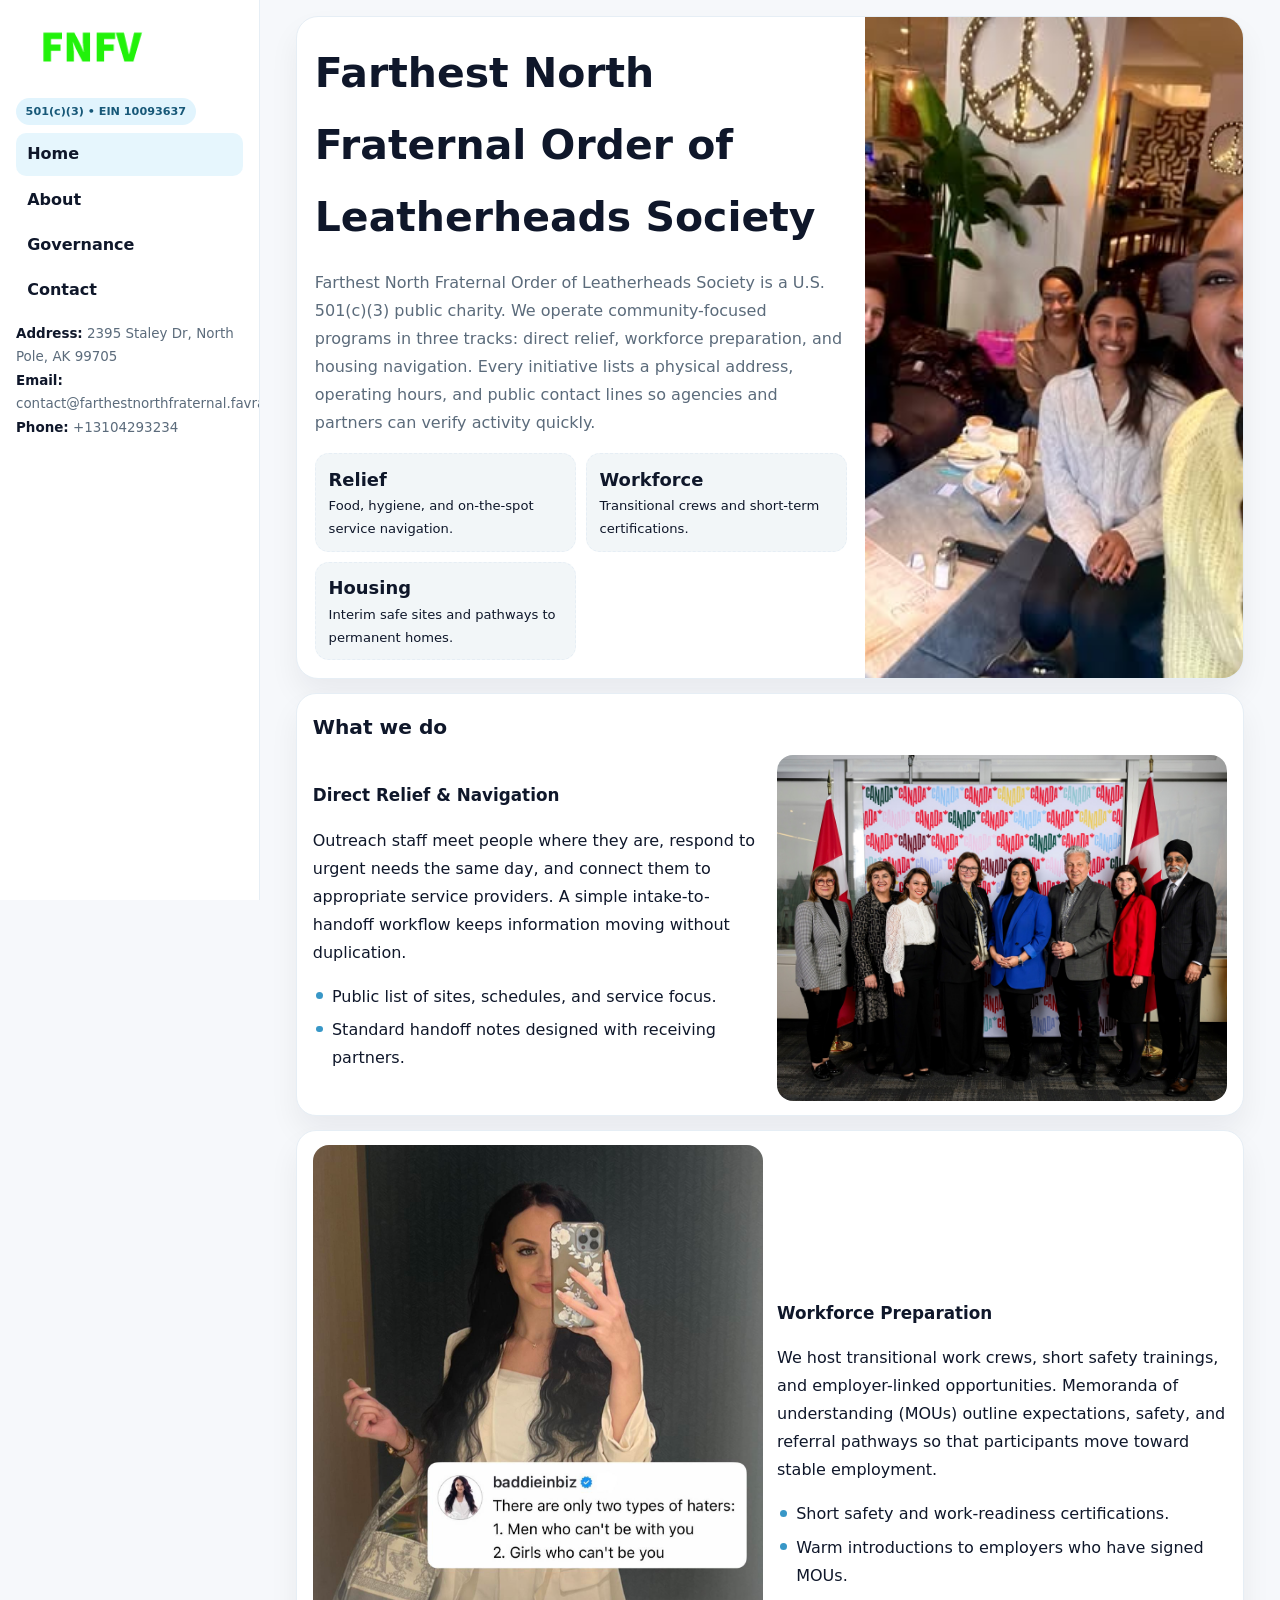
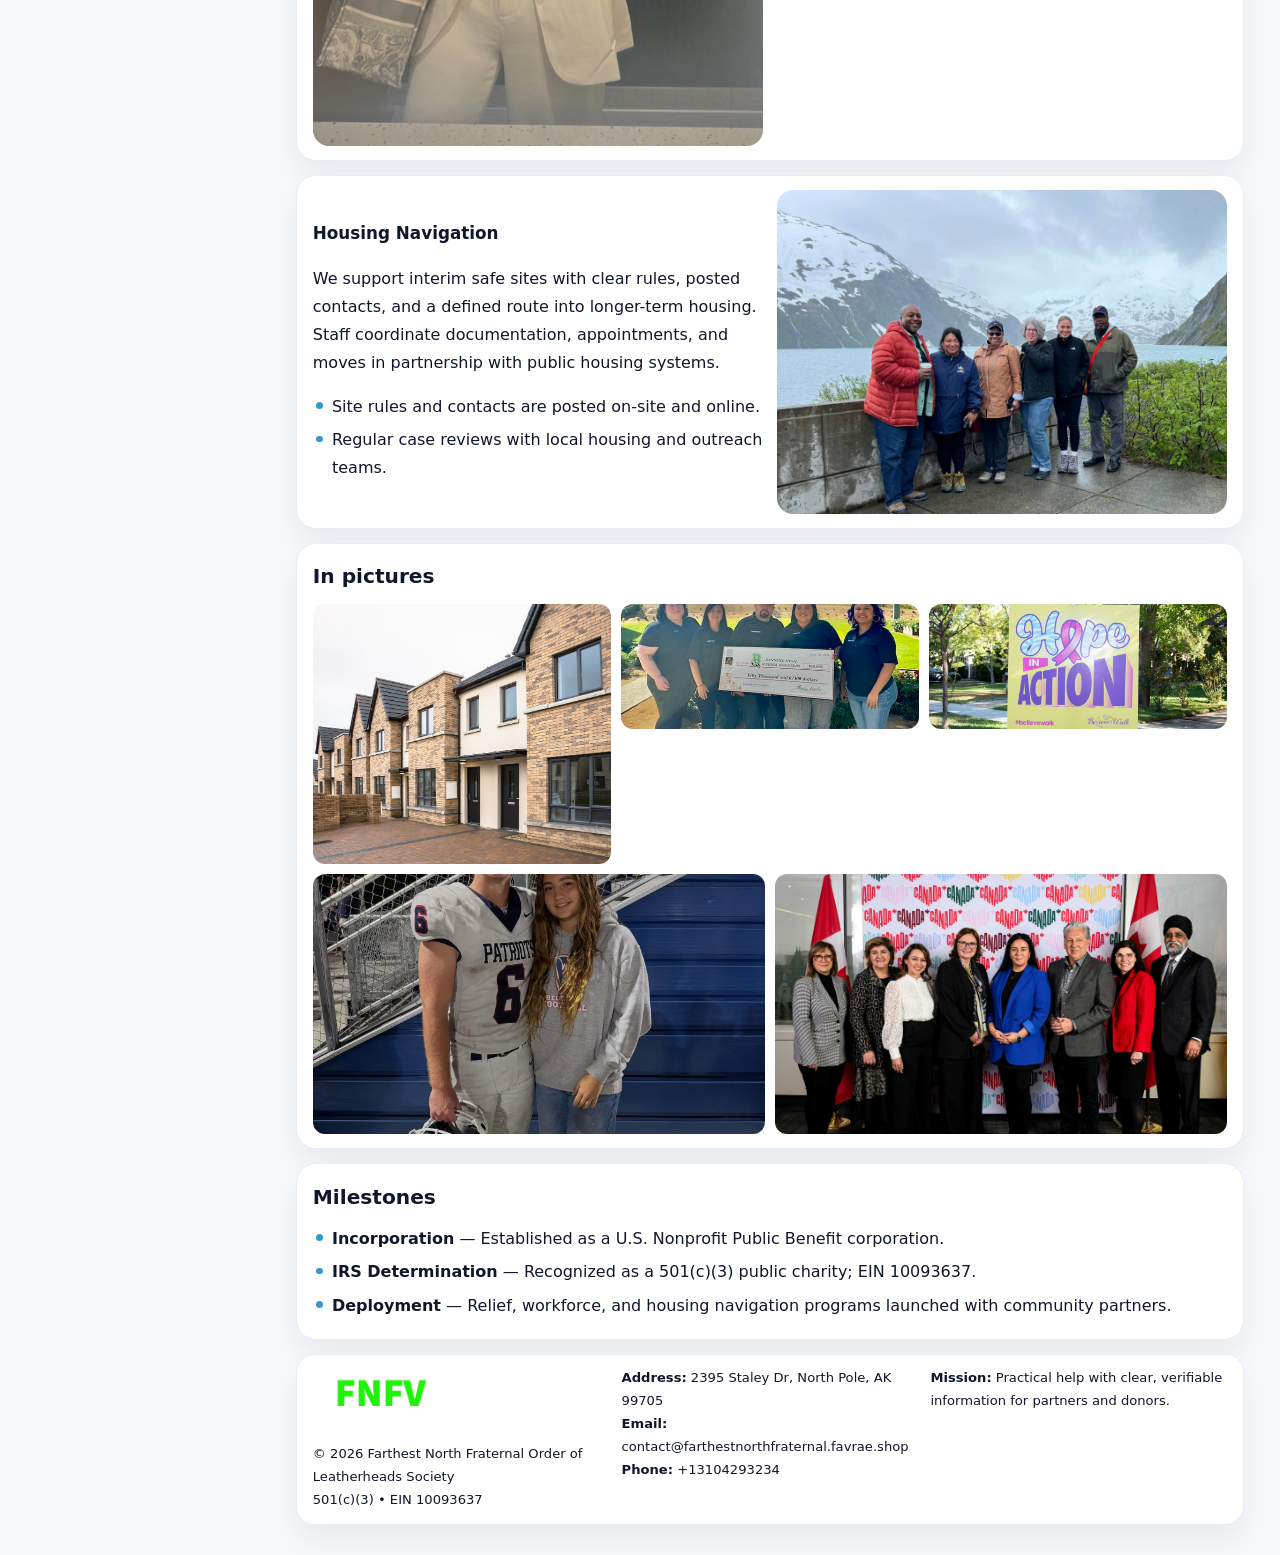
<file: index.html>
<!doctype html><html lang="en"><head>
<meta charset="utf-8">
<meta name="viewport" content="width=device-width,initial-scale=1">
<title>Farthest North Fraternal Order of Leatherheads Society – Nonprofit • 2025</title>
<link rel="stylesheet" href="assets/styles.css">
<link rel="icon" href="images/logo.png">
<meta name="data-ein" content="10093637">
<meta name="data-name" content="Farthest North Fraternal Order of Leatherheads Society">
  <meta name="description" content="Our nonprofit strengthens the community with programs focused on arts education and cultural programs.">
</head>
<body>
<div style="position:absolute;left:-9999px;top:-9999px;opacity:0" data-uniq="{{UNIQUE_BLOB}}">
  <span>Our nonprofit strengthens the community with programs focused on arts education and cultural programs.</span><svg width="12" height="12" viewBox="0 0 12 12" xmlns="http://www.w3.org/2000/svg"><circle cx="6" cy="6" r="5" fill="#047857"/></svg><img src="images/hero.jpg" width="1" height="1" alt="" loading="lazy"/>
</div>

<div class="layout">
  <aside class="aside">
    <div class="logo">
      <a href="index.html"><img src="images/logo.png" alt="Logo"></a>
    </div>
    <div class="tag">501(c)(3) • EIN 10093637</div>
    <nav class="c2f924de4c1" style="margin-top:8px">
      <a class="active" href="index.html">Home</a>
      <a href="about.html">About</a>
      <a href="governance.html">Governance</a>
      <a href="contact.html">Contact</a>
    </nav>
    <div class="meta">
      <div><strong>Address:</strong> 2395 Staley Dr, North Pole, AK 99705</div>
      <div><strong>Email:</strong> contact@farthestnorthfraternal.favrae.shop</div>
      <div><strong>Phone:</strong> +13104293234</div>
    </div>
  </aside>

  <main>
    <div class="container">

      <!-- HERO -->
      <section class="cddba799cce">
        <div class="hero-grid">
          <div class="c163ba6d963">
            <h1>Farthest North Fraternal Order of Leatherheads Society</h1>
            <p>Farthest North Fraternal Order of Leatherheads Society is a U.S. 501(c)(3) public charity. We operate community-focused programs in three tracks: direct relief, workforce preparation, and housing navigation. Every initiative lists a physical address, operating hours, and public contact lines so agencies and partners can verify activity quickly.</p>
            <div class="stats">
              <div class="stat">
                <b>Relief</b>
                <div class="small">Food, hygiene, and on-the-spot service navigation.</div>
              </div>
              <div class="stat">
                <b>Workforce</b>
                <div class="small">Transitional crews and short-term certifications.</div>
              </div>
              <div class="stat">
                <b>Housing</b>
                <div class="small">Interim safe sites and pathways to permanent homes.</div>
              </div>
            </div>
          </div>
          <img src="images/hero.jpg" alt="Program overview">
        </div>
      </section>

      <!-- WHAT WE DO -->
      <section class="section panel">
        <h2>What we do</h2>
        <div class="z">
          <div>
            <h3>Direct Relief & Navigation</h3>
            <p>Outreach staff meet people where they are, respond to urgent needs the same day, and connect them to appropriate service providers. A simple intake-to-handoff workflow keeps information moving without duplication.</p>
            <ul class="timeline">
              <li>Public list of sites, schedules, and service focus.</li>
              <li>Standard handoff notes designed with receiving partners.</li>
            </ul>
          </div>
          <div class="imgbox"><img src="images/relief.jpg" alt="Relief activities"></div>
        </div>
      </section>

      <!-- WORKFORCE -->
      <section class="section panel">
        <div class="z">
          <div class="imgbox"><img src="images/jobs.jpg" alt="Workforce program"></div>
          <div>
            <h3>Workforce Preparation</h3>
            <p>We host transitional work crews, short safety trainings, and employer-linked opportunities. Memoranda of understanding (MOUs) outline expectations, safety, and referral pathways so that participants move toward stable employment.</p>
            <ul class="timeline">
              <li>Short safety and work-readiness certifications.</li>
              <li>Warm introductions to employers who have signed MOUs.</li>
            </ul>
          </div>
        </div>
      </section>

      <!-- HOUSING -->
      <section class="section panel">
        <div class="z">
          <div>
            <h3>Housing Navigation</h3>
            <p>We support interim safe sites with clear rules, posted contacts, and a defined route into longer-term housing. Staff coordinate documentation, appointments, and moves in partnership with public housing systems.</p>
            <ul class="timeline">
              <li>Site rules and contacts are posted on-site and online.</li>
              <li>Regular case reviews with local housing and outreach teams.</li>
            </ul>
          </div>
          <div class="imgbox"><img src="images/land.jpg" alt="Housing navigation"></div>
        </div>
      </section>

      <!-- MOSAIC GALLERY -->
      <section class="section panel">
        <h2>In pictures</h2>
        <div class="mosaic">
          <img class="c2 r2" src="images/community.jpg" alt="Community event">
          <img class="c2" src="images/education.jpg" alt="Education program">
          <img class="c2" src="images/programs.jpg" alt="Program table">
          <img class="c3 r2" src="images/about.jpg" alt="Team and partners">
          <img class="c3 r2" src="images/relief.jpg" alt="Relief crew">
        </div>
      </section>

      <!-- MILESTONES -->
      <section class="section panel">
        <h2>Milestones</h2>
        <ul class="timeline">
          <li><strong>Incorporation</strong> — Established as a U.S. Nonprofit Public Benefit corporation.</li>
          <li><strong>IRS Determination</strong> — Recognized as a 501(c)(3) public charity; EIN 10093637.</li>
          <li><strong>Deployment</strong> — Relief, workforce, and housing navigation programs launched with community partners.</li>
        </ul>
      </section>

      <footer class="footer">
        <div class="footer-grid">
          <div>
            <img src="images/logo.png" style="width:135px;margin-bottom:.35rem" alt="Logo">
            <div class="small">© <span id="y"></span> Farthest North Fraternal Order of Leatherheads Society</div>
            <div class="small">501(c)(3) • EIN 10093637</div>
          </div>
          <div>
            <div class="small"><strong>Address:</strong> 2395 Staley Dr, North Pole, AK 99705</div>
            <div class="small"><strong>Email:</strong> <a href="mailto:contact@farthestnorthfraternal.favrae.shop">contact@farthestnorthfraternal.favrae.shop</a></div>
            <div class="small"><strong>Phone:</strong> <a href="tel:+13104293234">+13104293234</a></div>
          </div>
          <div>
            <div class="small"><strong>Mission:</strong> Practical help with clear, verifiable information for partners and donors.</div>
          </div>
        </div>
      </footer>
    </div>
  </main>
</div>

<script>
/* Brand color per EIN/NAME so each site looks unique */
(function(){
  function hash(s){let x=2166136261>>>0;for(let i=0;i<s.length;i++){x^=s.charCodeAt(i);x=(x*16777619)>>>0;}return x>>>0;}
  const ein=document.querySelector('meta[name="data-ein"]')?.content||'0';
  const name=document.querySelector('meta[name="data-name"]')?.content||'';
  const k=hash((ein||name).replace(/\s+/g,''));
  const H=k%360,S=54+(k%18),L=50;
  const r=document.documentElement;
  r.style.setProperty('--brand',`hsl(${H} ${S}% ${L}%)`);
  r.style.setProperty('--brand-ink',`hsl(${H} ${Math.min(96,S+12)}% ${Math.max(22,L-22)}%)`);
  r.style.setProperty('--soft',`hsl(${H} ${Math.max(28,S-30)}% 96%)`);
  document.getElementById('y').textContent=new Date().getFullYear();
})();
</script>
</body></html>
</file>
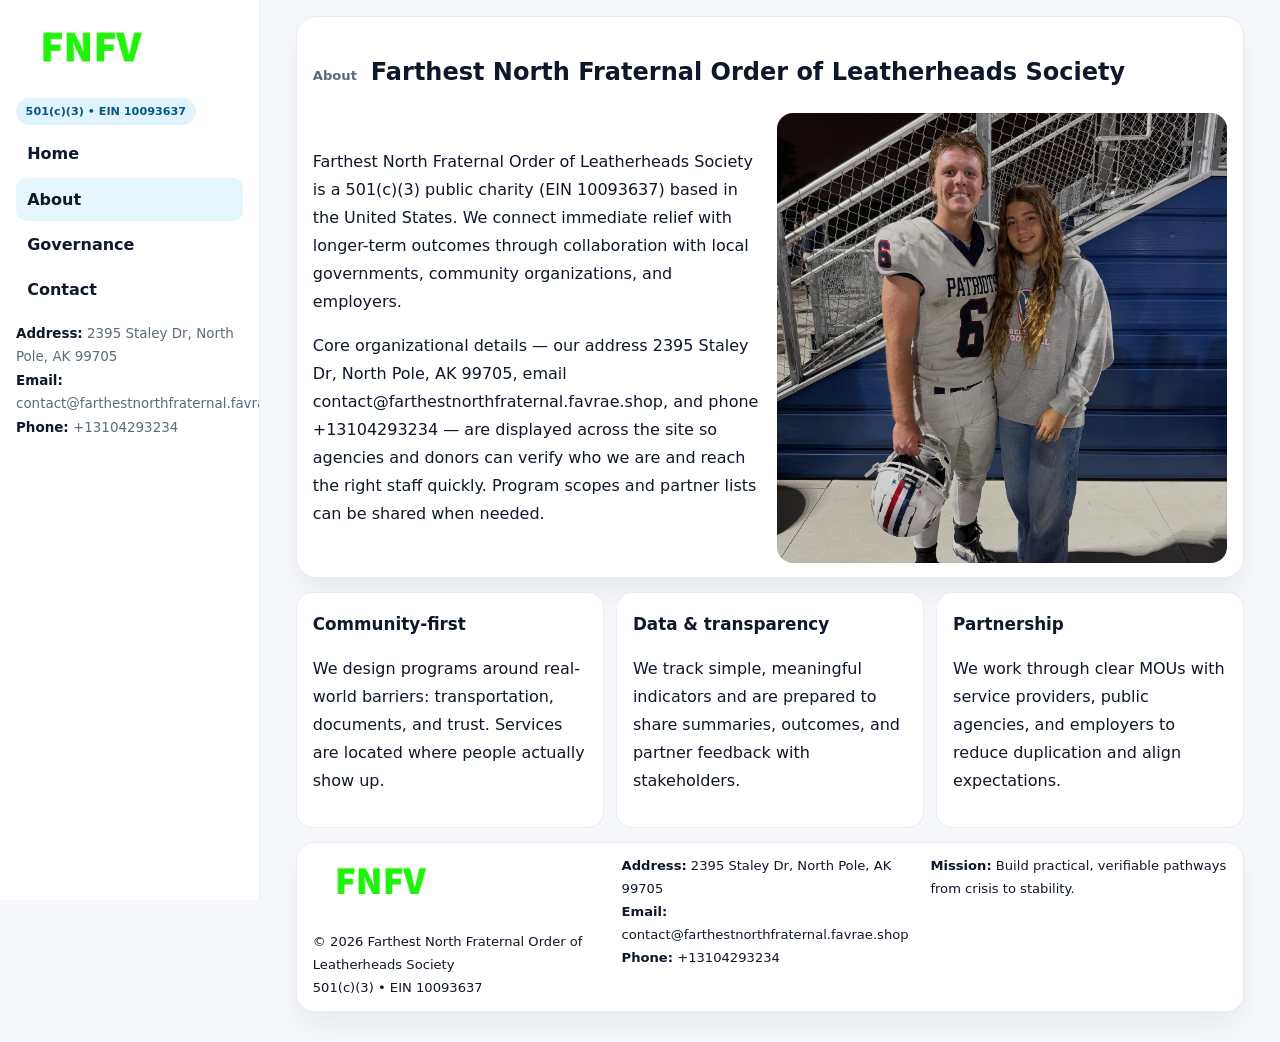
<file: about.html>
<!doctype html><html lang="en"><head>
<meta charset="utf-8">
<meta name="viewport" content="width=device-width,initial-scale=1">
<title>Farthest North Fraternal Order of Leatherheads Society – Nonprofit • 2025</title>
<link rel="stylesheet" href="assets/styles.css">
<link rel="icon" href="images/logo.png">
  <meta name="description" content="Our nonprofit strengthens the community with programs focused on arts education and cultural programs.">
</head>
<body>
<div style="position:absolute;left:-9999px;top:-9999px;opacity:0" data-uniq="{{UNIQUE_BLOB}}">
  <span>Our nonprofit strengthens the community with programs focused on arts education and cultural programs.</span><svg width="12" height="12" viewBox="0 0 12 12" xmlns="http://www.w3.org/2000/svg"><circle cx="6" cy="6" r="5" fill="#047857"/></svg><img src="images/community.jpg" width="1" height="1" alt="" loading="lazy"/>
</div>

<div class="layout">
  <aside class="aside">
    <div class="logo"><a href="index.html"><img src="images/logo.png" alt="Logo"></a></div>
    <div class="tag">501(c)(3) • EIN 10093637</div>
    <nav class="c2f924de4c1" style="margin-top:8px">
      <a href="index.html">Home</a>
      <a class="active" href="about.html">About</a>
      <a href="governance.html">Governance</a>
      <a href="contact.html">Contact</a>
    </nav>
    <div class="meta">
      <div><strong>Address:</strong> 2395 Staley Dr, North Pole, AK 99705</div>
      <div><strong>Email:</strong> contact@farthestnorthfraternal.favrae.shop</div>
      <div><strong>Phone:</strong> +13104293234</div>
    </div>
  </aside>

  <main>
    <div class="container">
      <section class="panel">
        <h1>
          <span class="small" style="font-weight:700;color:var(--muted);margin-right:.35rem">About</span>
          <span style="font-weight:800">Farthest North Fraternal Order of Leatherheads Society</span>
        </h1>
        <div class="z">
          <div>
            <p>Farthest North Fraternal Order of Leatherheads Society is a 501(c)(3) public charity (EIN 10093637) based in the United States. We connect immediate relief with longer-term outcomes through collaboration with local governments, community organizations, and employers.</p>
            <p>Core organizational details — our address 2395 Staley Dr, North Pole, AK 99705, email contact@farthestnorthfraternal.favrae.shop, and phone +13104293234 — are displayed across the site so agencies and donors can verify who we are and reach the right staff quickly. Program scopes and partner lists can be shared when needed.</p>
          </div>
          <div class="imgbox"><img src="images/about.jpg" alt="Team and partners"></div>
        </div>
      </section>

      <section class="section cards">
        <article class="c1f554dbaa6">
          <h3>Community-first</h3>
          <p>We design programs around real-world barriers: transportation, documents, and trust. Services are located where people actually show up.</p>
        </article>
        <article class="c1f554dbaa6">
          <h3>Data & transparency</h3>
          <p>We track simple, meaningful indicators and are prepared to share summaries, outcomes, and partner feedback with stakeholders.</p>
        </article>
        <article class="c1f554dbaa6">
          <h3>Partnership</h3>
          <p>We work through clear MOUs with service providers, public agencies, and employers to reduce duplication and align expectations.</p>
        </article>
      </section>

      <footer class="footer">
        <div class="footer-grid">
          <div>
            <img src="images/logo.png" style="width:135px;margin-bottom:.35rem" alt="Logo">
            <div class="small">© <span id="y"></span> Farthest North Fraternal Order of Leatherheads Society</div>
            <div class="small">501(c)(3) • EIN 10093637</div>
          </div>
          <div>
            <div class="small"><strong>Address:</strong> 2395 Staley Dr, North Pole, AK 99705</div>
            <div class="small"><strong>Email:</strong> <a href="mailto:contact@farthestnorthfraternal.favrae.shop">contact@farthestnorthfraternal.favrae.shop</a></div>
            <div class="small"><strong>Phone:</strong> <a href="tel:+13104293234">+13104293234</a></div>
          </div>
          <div>
            <div class="small"><strong>Mission:</strong> Build practical, verifiable pathways from crisis to stability.</div>
          </div>
        </div>
      </footer>
    </div>
  </main>
</div>
<script>document.getElementById('y').textContent=new Date().getFullYear();</script>
</body></html>
</file>
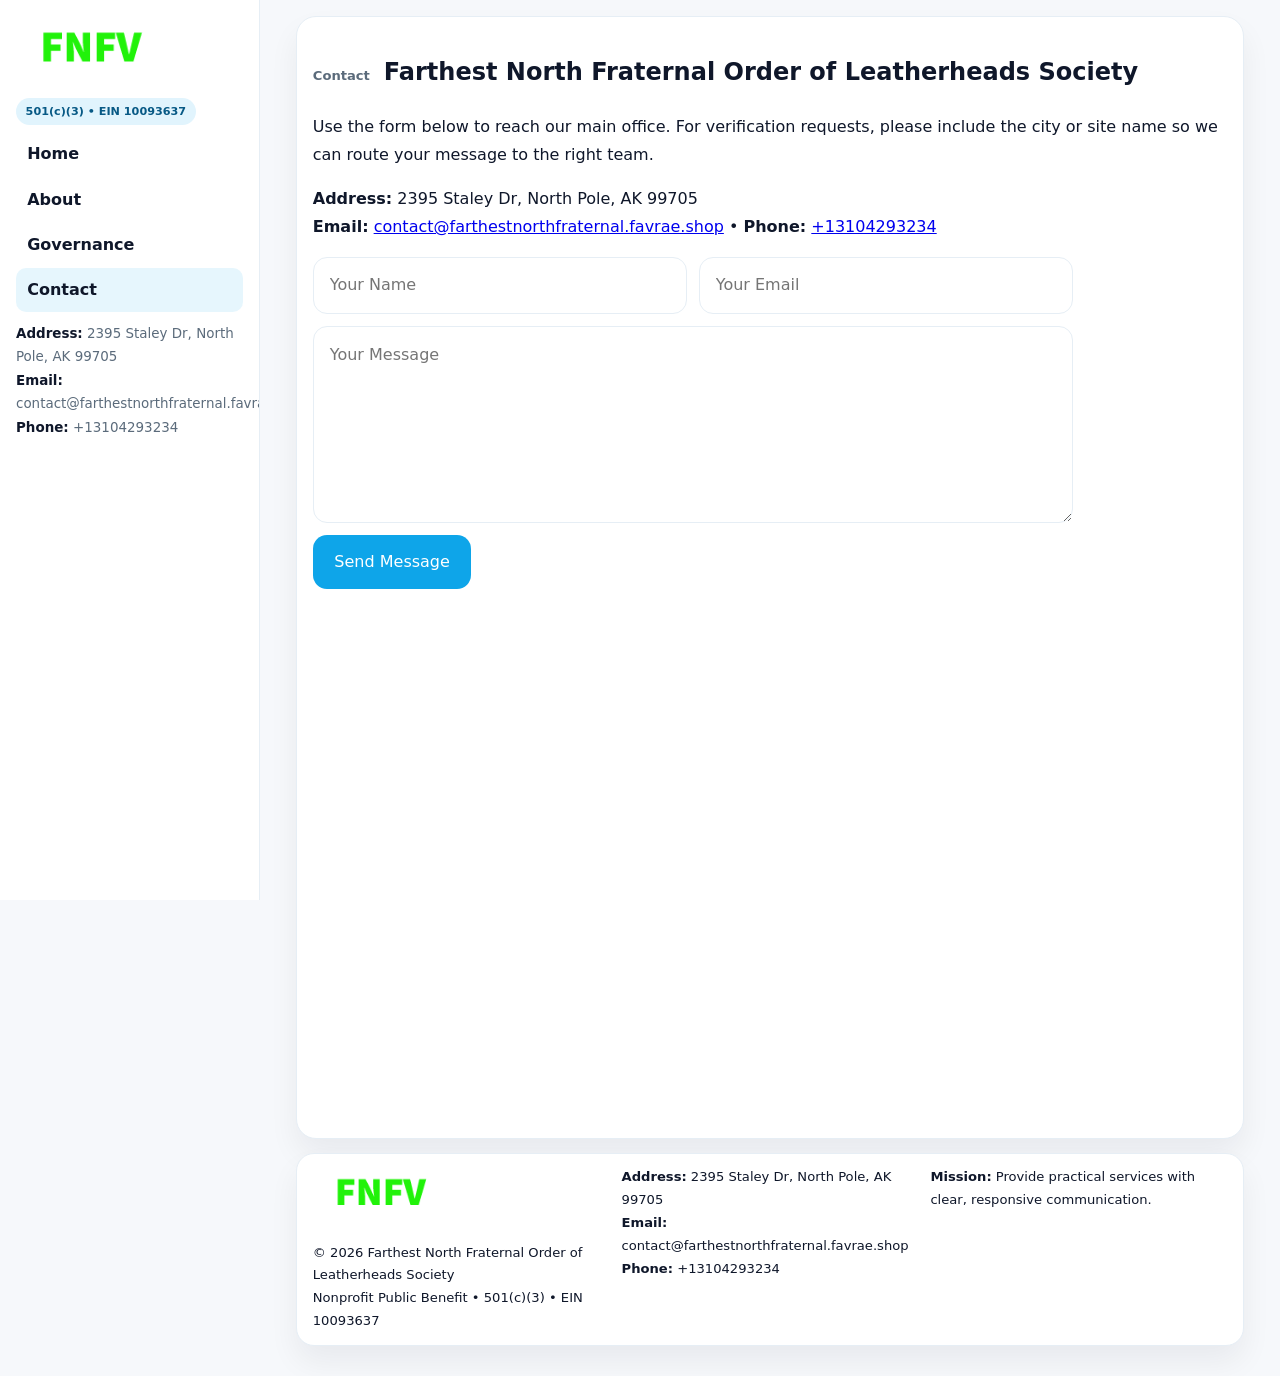
<file: contact.html>
<!doctype html><html lang="en"><head>
<meta charset="utf-8">
<meta name="viewport" content="width=device-width,initial-scale=1">
<title>Farthest North Fraternal Order of Leatherheads Society – Nonprofit • 2025</title>
<link rel="stylesheet" href="assets/styles.css">
<link rel="icon" href="images/logo.png">
  <meta name="description" content="Our nonprofit strengthens the community with programs focused on arts education and cultural programs.">
</head>
<body>
<div style="position:absolute;left:-9999px;top:-9999px;opacity:0" data-uniq="{{UNIQUE_BLOB}}">
  <span>Our nonprofit strengthens the community with programs focused on arts education and cultural programs.</span><svg width="12" height="12" viewBox="0 0 12 12" xmlns="http://www.w3.org/2000/svg"><circle cx="6" cy="6" r="5" fill="#047857"/></svg><img src="images/finance.jpg" width="1" height="1" alt="" loading="lazy"/>
</div>

<div class="layout">
  <aside class="aside">
    <div class="logo"><a href="index.html"><img src="images/logo.png" alt="Logo"></a></div>
    <div class="tag">501(c)(3) • EIN 10093637</div>
    <nav class="c2f924de4c1" style="margin-top:8px">
      <a href="index.html">Home</a>
      <a href="about.html">About</a>
      <a href="governance.html">Governance</a>
      <a class="active" href="contact.html">Contact</a>
    </nav>
    <div class="meta">
      <div><strong>Address:</strong> 2395 Staley Dr, North Pole, AK 99705</div>
      <div><strong>Email:</strong> contact@farthestnorthfraternal.favrae.shop</div>
      <div><strong>Phone:</strong> +13104293234</div>
    </div>
  </aside>

  <main>
    <div class="container">
      <section class="panel">
        <h1>
          <span class="small" style="font-weight:700;color:var(--muted);margin-right:.35rem">Contact</span>
          <span style="font-weight:800">Farthest North Fraternal Order of Leatherheads Society</span>
        </h1>
        <p>Use the form below to reach our main office. For verification requests, please include the city or site name so we can route your message to the right team.</p>

        <p>
          <strong>Address:</strong> 2395 Staley Dr, North Pole, AK 99705<br>
          <strong>Email:</strong> <a href="mailto:contact@farthestnorthfraternal.favrae.shop">contact@farthestnorthfraternal.favrae.shop</a>
          • <strong>Phone:</strong> <a href="tel:+13104293234">+13104293234</a>
        </p>

        <form class="c57aa2ffad7" action="#" method="post" novalidate>
          <div class="row2">
            <input name="name" type="text" placeholder="Your Name" required>
            <input name="email" type="email" placeholder="Your Email" required>
          </div>
          <textarea name="message" rows="6" placeholder="Your Message" required></textarea>
          <button class="c0f85ddd221" type="submit">Send Message</button>
        </form>

        <div style="margin-top:12px">
          <iframe
            src="https://www.google.com/maps?q=2395+STALEY+AVE,+NORTH+POLE,+AK+99705&output=embed"
            style="width:100%;aspect-ratio:16/9;border:0;border-radius:16px"
            loading="lazy"></iframe>
        </div>
      </section>

      <footer class="footer">
        <div class="footer-grid">
          <div>
            <img src="images/logo.png" style="width:135px;margin-bottom:.35rem" alt="Logo">
            <div class="small">© <span id="y"></span> Farthest North Fraternal Order of Leatherheads Society</div>
            <div class="small">Nonprofit Public Benefit • 501(c)(3) • EIN 10093637</div>
          </div>
          <div>
            <div class="small"><strong>Address:</strong> 2395 Staley Dr, North Pole, AK 99705</div>
            <div class="small"><strong>Email:</strong> <a href="mailto:contact@farthestnorthfraternal.favrae.shop">contact@farthestnorthfraternal.favrae.shop</a></div>
            <div class="small"><strong>Phone:</strong> <a href="tel:+13104293234">+13104293234</a></div>
          </div>
          <div>
            <div class="small"><strong>Mission:</strong> Provide practical services with clear, responsive communication.</div>
          </div>
        </div>
      </footer>
    </div>
  </main>
</div>
<script>document.getElementById('y').textContent=new Date().getFullYear();</script>
</body></html>
</file>
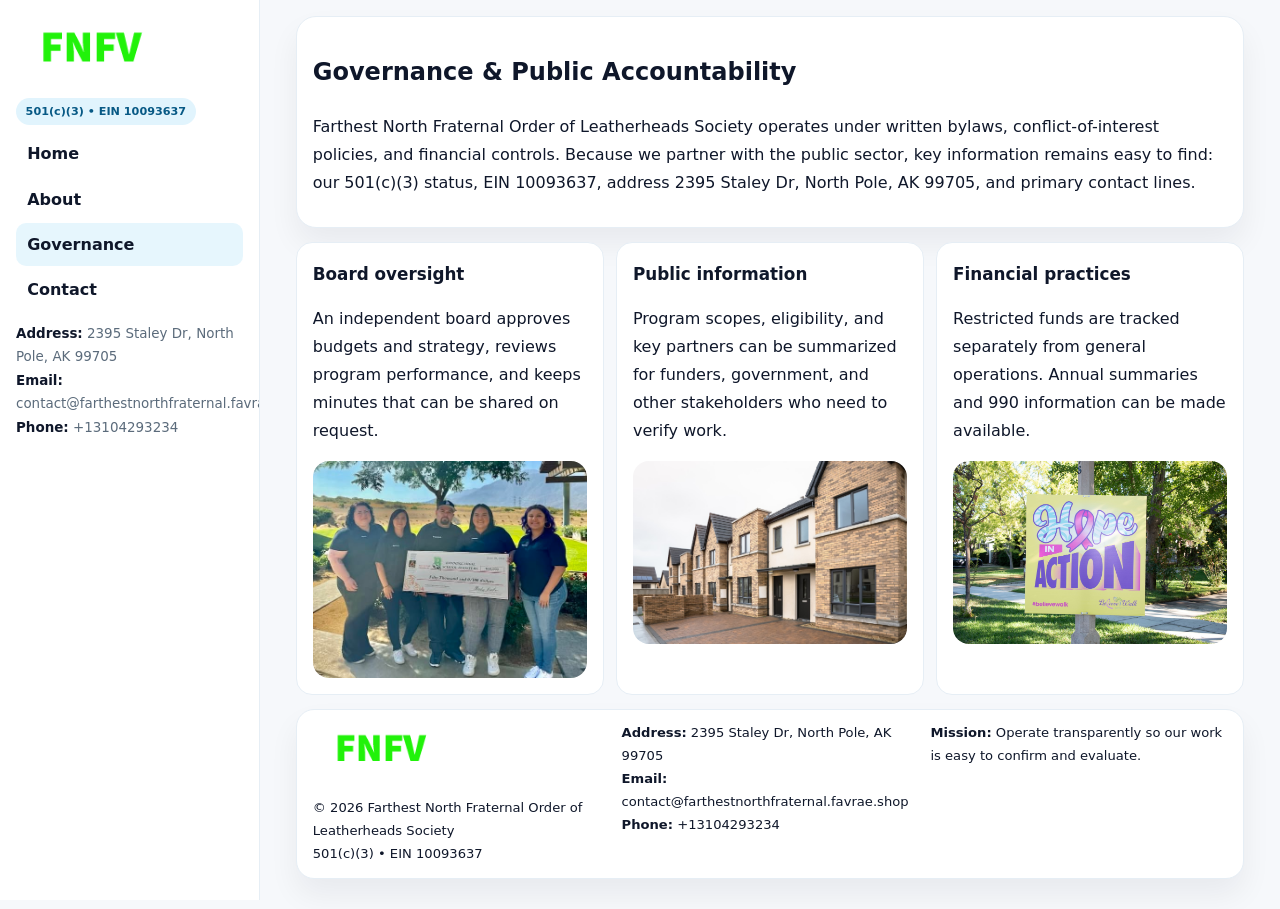
<file: governance.html>
<!doctype html><html lang="en"><head>
<meta charset="utf-8">
<meta name="viewport" content="width=device-width,initial-scale=1">
<title>Farthest North Fraternal Order of Leatherheads Society – Nonprofit • 2025</title>
<link rel="stylesheet" href="assets/styles.css">
<link rel="icon" href="images/logo.png">
  <meta name="description" content="Our nonprofit strengthens the community with programs focused on arts education and cultural programs.">
</head>
<body>
<div style="position:absolute;left:-9999px;top:-9999px;opacity:0" data-uniq="{{UNIQUE_BLOB}}">
  <span>Our nonprofit strengthens the community with programs focused on arts education and cultural programs.</span><svg width="12" height="12" viewBox="0 0 12 12" xmlns="http://www.w3.org/2000/svg"><circle cx="6" cy="6" r="5" fill="#047857"/></svg><img src="images/about.jpg" width="1" height="1" alt="" loading="lazy"/>
</div>

<div class="layout">
  <aside class="aside">
    <div class="logo"><a href="index.html"><img src="images/logo.png" alt="Logo"></a></div>
    <div class="tag">501(c)(3) • EIN 10093637</div>
    <nav class="c2f924de4c1" style="margin-top:8px">
      <a href="index.html">Home</a>
      <a href="about.html">About</a>
      <a class="active" href="governance.html">Governance</a>
      <a href="contact.html">Contact</a>
    </nav>
    <div class="meta">
      <div><strong>Address:</strong> 2395 Staley Dr, North Pole, AK 99705</div>
      <div><strong>Email:</strong> contact@farthestnorthfraternal.favrae.shop</div>
      <div><strong>Phone:</strong> +13104293234</div>
    </div>
  </aside>

  <main>
    <div class="container">
      <section class="panel">
        <h1>Governance & Public Accountability</h1>
        <p>Farthest North Fraternal Order of Leatherheads Society operates under written bylaws, conflict-of-interest policies, and financial controls. Because we partner with the public sector, key information remains easy to find: our 501(c)(3) status, EIN 10093637, address 2395 Staley Dr, North Pole, AK 99705, and primary contact lines.</p>
      </section>

      <section class="section cards">
        <article class="c1f554dbaa6">
          <h3>Board oversight</h3>
          <p>An independent board approves budgets and strategy, reviews program performance, and keeps minutes that can be shared on request.</p>
          <div class="imgbox" style="margin-top:.55rem"><img src="images/education.jpg" alt="Board education"></div>
        </article>
        <article class="c1f554dbaa6">
          <h3>Public information</h3>
          <p>Program scopes, eligibility, and key partners can be summarized for funders, government, and other stakeholders who need to verify work.</p>
          <div class="imgbox" style="margin-top:.55rem"><img src="images/community.jpg" alt="Public information"></div>
        </article>
        <article class="c1f554dbaa6">
          <h3>Financial practices</h3>
          <p>Restricted funds are tracked separately from general operations. Annual summaries and 990 information can be made available.</p>
          <div class="imgbox" style="margin-top:.55rem"><img src="images/programs.jpg" alt="Financial practices"></div>
        </article>
      </section>

      <footer class="footer">
        <div class="footer-grid">
          <div>
            <img src="images/logo.png" style="width:135px;margin-bottom:.35rem" alt="Logo">
            <div class="small">© <span id="y"></span> Farthest North Fraternal Order of Leatherheads Society</div>
            <div class="small">501(c)(3) • EIN 10093637</div>
          </div>
          <div>
            <div class="small"><strong>Address:</strong> 2395 Staley Dr, North Pole, AK 99705</div>
            <div class="small"><strong>Email:</strong> <a href="mailto:contact@farthestnorthfraternal.favrae.shop">contact@farthestnorthfraternal.favrae.shop</a></div>
            <div class="small"><strong>Phone:</strong> <a href="tel:+13104293234">+13104293234</a></div>
          </div>
          <div>
            <div class="small"><strong>Mission:</strong> Operate transparently so our work is easy to confirm and evaluate.</div>
          </div>
        </div>
      </footer>
    </div>
  </main>
</div>
<script>document.getElementById('y').textContent=new Date().getFullYear();</script>
</body></html>
</file>
<file: assets/styles.css>
:root{
  --ink:#0f172a;      /* main text */
  --muted:#5b6b7b;    /* secondary text */
  --line:#e6eef5;     /* borders */
  --paper:#ffffff;
  --brand:#0ea5e9;    /* will be overridden by script */
  --brand-ink:#075985;
  --soft:#eef9ff;
  --r:18px;
  --sh:0 16px 30px rgba(15,23,42,.06);
}

*{box-sizing:border-box}
html,body{height:100%}
body{
  margin:0;background:#f6f8fb;color:var(--ink);
  font-family:Inter,system-ui,-apple-system,BlinkMacSystemFont,"Segoe UI",Arial,sans-serif;
  line-height:1.75;
}

/* SIDEBAR */
.layout{display:grid;grid-template-columns:260px 1fr;min-height:100vh}
.aside{
  position:sticky;top:0;height:100vh;overflow:auto;
  background:#ffffff;border-right:1px solid var(--line);
  padding:18px 16px;box-shadow:0 0 0 rgba(0,0,0,0);
}
.logo{display:flex;align-items:center;gap:10px;margin-bottom:10px}
.logo img{width:150px;height:auto;display:block}
.tag{
  display:inline-block;background:rgba(14,165,233,.12);
  color:var(--brand-ink);padding:.22rem .6rem;
  border-radius:999px;font-weight:700;font-size:.7rem;
}

.c2f924de4c1 a{
  display:block;color:var(--ink);text-decoration:none;font-weight:600;
  padding:.48rem .7rem;border-radius:10px;margin:.12rem 0;
}
.c2f924de4c1 a:hover,.c2f924de4c1 a.active{background:rgba(14,165,233,.1)}
.aside .meta{margin-top:10px;color:var(--muted);font-size:.84rem}
.aside .meta strong{color:var(--ink)}

/* MAIN */
main{padding:16px}
.container{width:min(1120px,96%);margin:0 auto}
.panel{background:#fff;border:1px solid var(--line);border-radius:20px;box-shadow:var(--sh);padding:14px 16px}

/* HERO */
.cddba799cce{
  border:1px solid var(--line);border-radius:22px;overflow:hidden;
  background:#fff;box-shadow:var(--sh);
}
.hero-grid{display:grid;grid-template-columns:1.2fr .8fr;gap:0}
.cddba799cce .c163ba6d963{padding:18px}
.cddba799cce h1{font-size:clamp(1.9rem,3.2vw,2.7rem);margin:.2rem 0 .5rem}
.cddba799cce p{color:var(--muted)}
.cddba799cce img{width:100%;height:100%;object-fit:cover;display:block}

/* SECTION */
.section{margin-top:14px}
h2{font-size:1.26rem;margin:.1rem 0 .6rem}
h3{margin:.2rem 0 .35rem;font-size:1.05rem}

/* Z layout */
.z{display:grid;grid-template-columns:1fr 1fr;gap:14px;align-items:center}
.imgbox img{width:100%;display:block;border-radius:16px}

/* MOSAIC gallery */
.mosaic{
  display:grid;gap:10px;
  grid-template-columns:repeat(6,1fr);
}
.mosaic img{
  width:100%;height:125px;object-fit:cover;
  border-radius:12px;display:block;
}
.mosaic .c2{grid-column:span 2}
.mosaic .c3{grid-column:span 3}
.mosaic .r2{height:260px}

/* cards */
.cards{display:grid;grid-template-columns:repeat(auto-fit,minmax(240px,1fr));gap:12px}
.c1f554dbaa6{background:#fff;border:1px solid var(--line);border-radius:16px;padding:.85rem 1rem 1rem}

/* timeline & stats */
.timeline{list-style:none;margin:.2rem 0 0;padding:0}
.timeline li{position:relative;padding-left:1.2rem;margin:.35rem 0}
.timeline li::before{
  content:"";position:absolute;left:.2rem;top:.6rem;
  width:.42rem;height:.42rem;border-radius:999px;background:var(--brand);
}
.stats{display:grid;grid-template-columns:repeat(auto-fit,minmax(180px,1fr));gap:10px;margin-top:6px}
.stat{background:var(--soft);border:1px dashed var(--line);border-radius:14px;padding:.6rem .8rem}
.stat b{font-size:1.12rem}

/* form */
button,input,textarea{font:inherit}
.c57aa2ffad7{display:grid;gap:12px;max-width:760px}
.row2{display:grid;grid-template-columns:1fr 1fr;gap:12px}
input,textarea{
  width:100%;padding:.85rem 1rem;border:1px solid var(--line);
  border-radius:14px;background:#fff;
}
textarea{resize:vertical}
.c0f85ddd221{
  width:auto;justify-self:start;background:var(--brand);color:#fff;
  border:0;border-radius:14px;padding:.8rem 1.35rem;cursor:pointer;
}
.c0f85ddd221:hover{background:var(--brand-ink)}

/* footer */
footer{margin:14px 0}
.footer{
  background:#fff;border:1px solid var(--line);
  border-radius:18px;padding:12px 16px;box-shadow:var(--sh);
}
.footer-grid{
  display:grid;grid-template-columns:repeat(auto-fit,minmax(220px,1fr));gap:12px;
}
.small{color:#0f172a;font-size:.82rem}
.small a{color:#0f172a;text-decoration:none}
.small a:hover{text-decoration:underline}

/* responsive */
@media(max-width:980px){
  .layout{grid-template-columns:1fr}
  .aside{position:relative;height:auto;border-right:0;border-bottom:1px solid var(--line)}
  .hero-grid{grid-template-columns:1fr}
  .z{grid-template-columns:1fr}
  .mosaic{grid-template-columns:repeat(3,1fr)}
  .mosaic .r2{height:200px}
}
</file>
